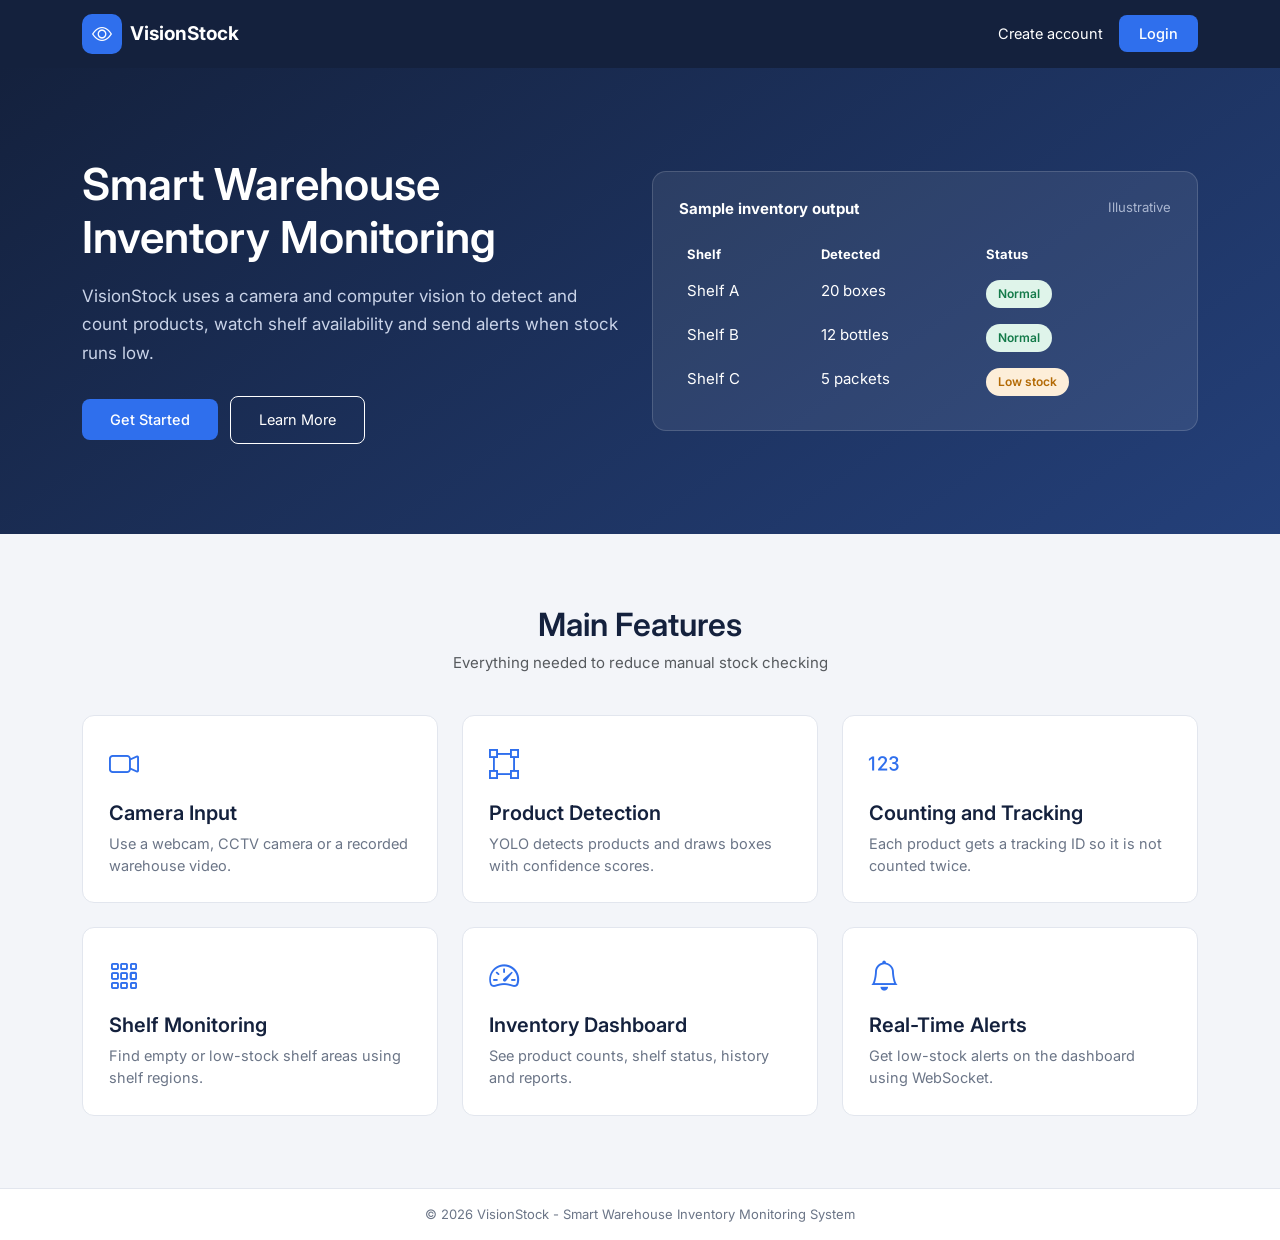
<file: frontend/index.html>
<!DOCTYPE html>
<html lang="en">
<head>
  <meta charset="UTF-8">
  <meta name="viewport" content="width=device-width, initial-scale=1.0">
  <title>Smart Warehouse Inventory Monitoring | VisionStock</title>
  <link href="https://cdn.jsdelivr.net/npm/bootstrap@5.3.3/dist/css/bootstrap.min.css" rel="stylesheet">
  <link href="https://cdn.jsdelivr.net/npm/bootstrap-icons@1.11.3/font/bootstrap-icons.min.css" rel="stylesheet">
  <link href="https://fonts.googleapis.com/css2?family=Inter:wght@400;500;600;700&display=swap" rel="stylesheet">
  <link href="css/style.css" rel="stylesheet">
</head>
<body>
  <nav class="landing-nav">
    <div class="container d-flex justify-content-between align-items-center">
      <div class="d-flex align-items-center gap-2">
        <div class="brand-icon"><i class="bi bi-eye"></i></div>
        <span class="brand-name">VisionStock</span>
      </div>
      <div><a href="register.html" class="text-white me-3" style="font-size:14.5px">Create account</a><a href="login.html" class="btn-main">Login</a></div>
    </div>
  </nav>

  <section class="hero">
    <div class="container">
      <div class="row align-items-center g-4">
        <div class="col-lg-6">
          <h1>Smart Warehouse Inventory Monitoring</h1>
          <p>VisionStock uses a camera and computer vision to detect and count products, watch shelf availability and send alerts when stock runs low.</p>
          <a href="login.html" class="btn-main me-2" style="padding:12px 28px">Get Started</a>
          <a href="#features" class="btn-outline-navy" style="border-color:#fff;color:#fff;padding:12px 28px;display:inline-block">Learn More</a>
        </div>
        <div class="col-lg-6">
          <div class="hero-card">
            <div class="d-flex justify-content-between text-white mb-3"><strong>Sample inventory output</strong><small style="color:#aab6d0">Illustrative</small></div>
            <table class="table table-borderless text-white mb-0" style="--bs-table-bg:transparent;--bs-table-color:#fff">
              <thead><tr style="color:#aab6d0;font-size:13px"><th>Shelf</th><th>Detected</th><th>Status</th></tr></thead>
              <tbody>
                <tr><td>Shelf A</td><td>20 boxes</td><td><span class="badge-status badge-normal">Normal</span></td></tr>
                <tr><td>Shelf B</td><td>12 bottles</td><td><span class="badge-status badge-normal">Normal</span></td></tr>
                <tr><td>Shelf C</td><td>5 packets</td><td><span class="badge-status badge-low">Low stock</span></td></tr>
              </tbody>
            </table>
          </div>
        </div>
      </div>
    </div>
  </section>

  <section class="py-5" id="features" style="background:#f3f5f9">
    <div class="container py-4">
      <div class="section-title">
        <h2>Main Features</h2>
        <p class="text-muted">Everything needed to reduce manual stock checking</p>
      </div>
      <div class="row g-4">
        <div class="col-md-6 col-lg-4"><div class="feature-box"><i class="bi bi-camera-video"></i><h5>Camera Input</h5><p>Use a webcam, CCTV camera or a recorded warehouse video.</p></div></div>
        <div class="col-md-6 col-lg-4"><div class="feature-box"><i class="bi bi-bounding-box"></i><h5>Product Detection</h5><p>YOLO detects products and draws boxes with confidence scores.</p></div></div>
        <div class="col-md-6 col-lg-4"><div class="feature-box"><i class="bi bi-123"></i><h5>Counting and Tracking</h5><p>Each product gets a tracking ID so it is not counted twice.</p></div></div>
        <div class="col-md-6 col-lg-4"><div class="feature-box"><i class="bi bi-grid-3x3-gap"></i><h5>Shelf Monitoring</h5><p>Find empty or low-stock shelf areas using shelf regions.</p></div></div>
        <div class="col-md-6 col-lg-4"><div class="feature-box"><i class="bi bi-speedometer2"></i><h5>Inventory Dashboard</h5><p>See product counts, shelf status, history and reports.</p></div></div>
        <div class="col-md-6 col-lg-4"><div class="feature-box"><i class="bi bi-bell"></i><h5>Real-Time Alerts</h5><p>Get low-stock alerts on the dashboard using WebSocket.</p></div></div>
      </div>
    </div>
  </section>


  <footer class="footer">&copy; 2026 VisionStock - Smart Warehouse Inventory Monitoring System</footer>
  <script src="https://cdn.jsdelivr.net/npm/bootstrap@5.3.3/dist/js/bootstrap.bundle.min.js"></script>
</body>
</html>
</file>
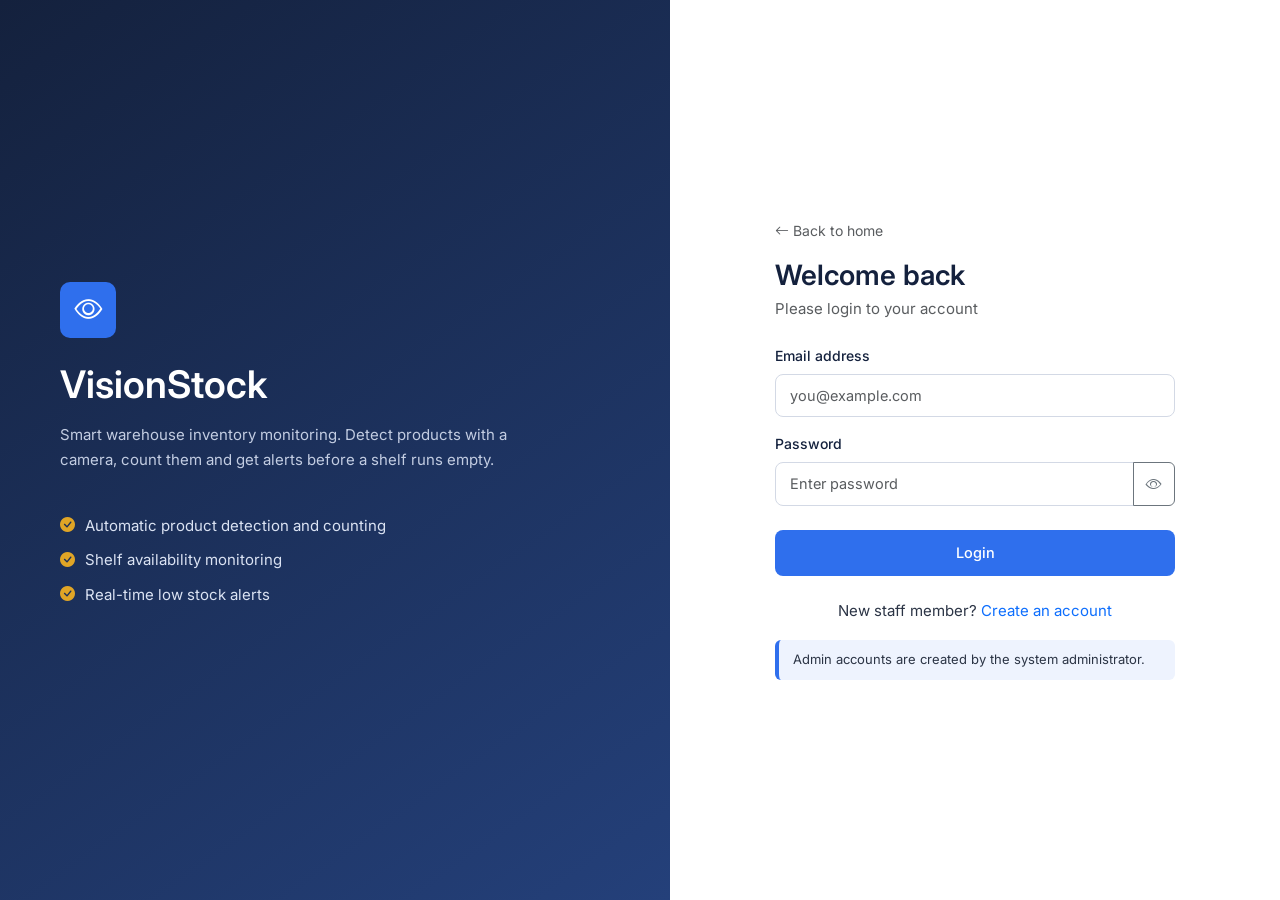
<file: frontend/alerts.html>
<!DOCTYPE html>
<html lang="en">
<head>
  <meta charset="UTF-8">
  <meta name="viewport" content="width=device-width, initial-scale=1.0">
  <title>Low Stock Alerts | VisionStock</title>
  <link href="https://cdn.jsdelivr.net/npm/bootstrap@5.3.3/dist/css/bootstrap.min.css" rel="stylesheet">
  <link href="https://cdn.jsdelivr.net/npm/bootstrap-icons@1.11.3/font/bootstrap-icons.min.css" rel="stylesheet">
  <link href="https://fonts.googleapis.com/css2?family=Inter:wght@400;500;600;700&display=swap" rel="stylesheet">
  <link href="css/style.css" rel="stylesheet">
</head>
<body data-protected="yes">

<aside class="sidebar" id="sidebar">
  <div class="sidebar-brand">
    <div class="brand-icon"><i class="bi bi-eye"></i></div>
    <div class="brand-name">VisionStock<small>WAREHOUSE MONITOR</small></div>
  </div>
  <ul class="sidebar-menu">
    <li class="menu-title">Main</li>
    <li><a href="dashboard.html"><i class="bi bi-speedometer2"></i> Dashboard</a></li>
    <li><a href="live.html"><i class="bi bi-camera-video"></i> Live Camera</a></li>
    <li class="menu-title">Warehouse</li>
    <li><a href="inventory.html"><i class="bi bi-boxes"></i> Inventory</a></li>
    <li><a href="products.html"><i class="bi bi-box-seam"></i> Products</a></li>
    <li><a href="shelves.html"><i class="bi bi-grid-3x3-gap"></i> Shelves</a></li>
    <li class="menu-title">Reports</li>
    <li><a href="history.html"><i class="bi bi-clock-history"></i> Detection History</a></li>
    <li><a href="alerts.html" class="active"><i class="bi bi-bell"></i> Low Stock Alerts</a></li>
    <li class="menu-title">Account</li>
    <li><a href="#" id="logoutBtn"><i class="bi bi-box-arrow-right"></i> Logout</a></li>
  </ul>
  <div class="sidebar-footer">VisionStock v1.0</div>
</aside>
<div class="sidebar-overlay" id="overlay"></div>

  <div class="main-area">
    <header class="topbar">
      <div class="topbar-left">
        <button class="menu-toggle" id="menuToggle" aria-label="Open menu"><i class="bi bi-list"></i></button>
        <h1 class="topbar-title">Low Stock Alerts</h1>
      </div>
      <div class="topbar-right">
        <div class="clock-box" id="clock"></div>
        <div class="user-box">
          <div class="user-avatar" id="userAvatar">U</div>
          <div class="user-info-text">
            <div class="user-name" id="userName">User</div>
            <div class="user-role" id="userRole">&nbsp;</div>
          </div>
        </div>
      </div>
    </header>
    <main class="page-content">

      <div class="page-header">
        <div><h2>Low Stock Alerts</h2><p>Products and shelves that need attention</p></div>
        <button class="btn-outline-navy" id="resetBtn"><i class="bi bi-arrow-counterclockwise me-1"></i>Reset alerts</button>
      </div>

      <div class="row g-3 mb-4">
        <div class="col-6">
          <div class="stat-card"><div class="stat-icon icon-orange"><i class="bi bi-bell"></i></div>
            <div><div class="stat-number" id="openCount">0</div><div class="stat-label">Open alerts</div></div></div>
        </div>
        <div class="col-6">
          <div class="stat-card"><div class="stat-icon icon-navy"><i class="bi bi-list-check"></i></div>
            <div><div class="stat-number" id="totalCount">0</div><div class="stat-label">Total alerts</div></div></div>
        </div>
      </div>

      <div class="card-box"><div id="alertList"></div></div>
    </main>
    <footer class="footer">&copy; 2026 VisionStock - Smart Warehouse Inventory Monitoring System</footer>
  </div>
  <div class="toast-msg" id="toast"></div>

  <script src="https://cdn.jsdelivr.net/npm/bootstrap@5.3.3/dist/js/bootstrap.bundle.min.js"></script>
  <script src="js/data.js"></script>
  <script src="js/main.js"></script>
  <script src="js/alerts.js"></script>
</body>
</html>
</file>
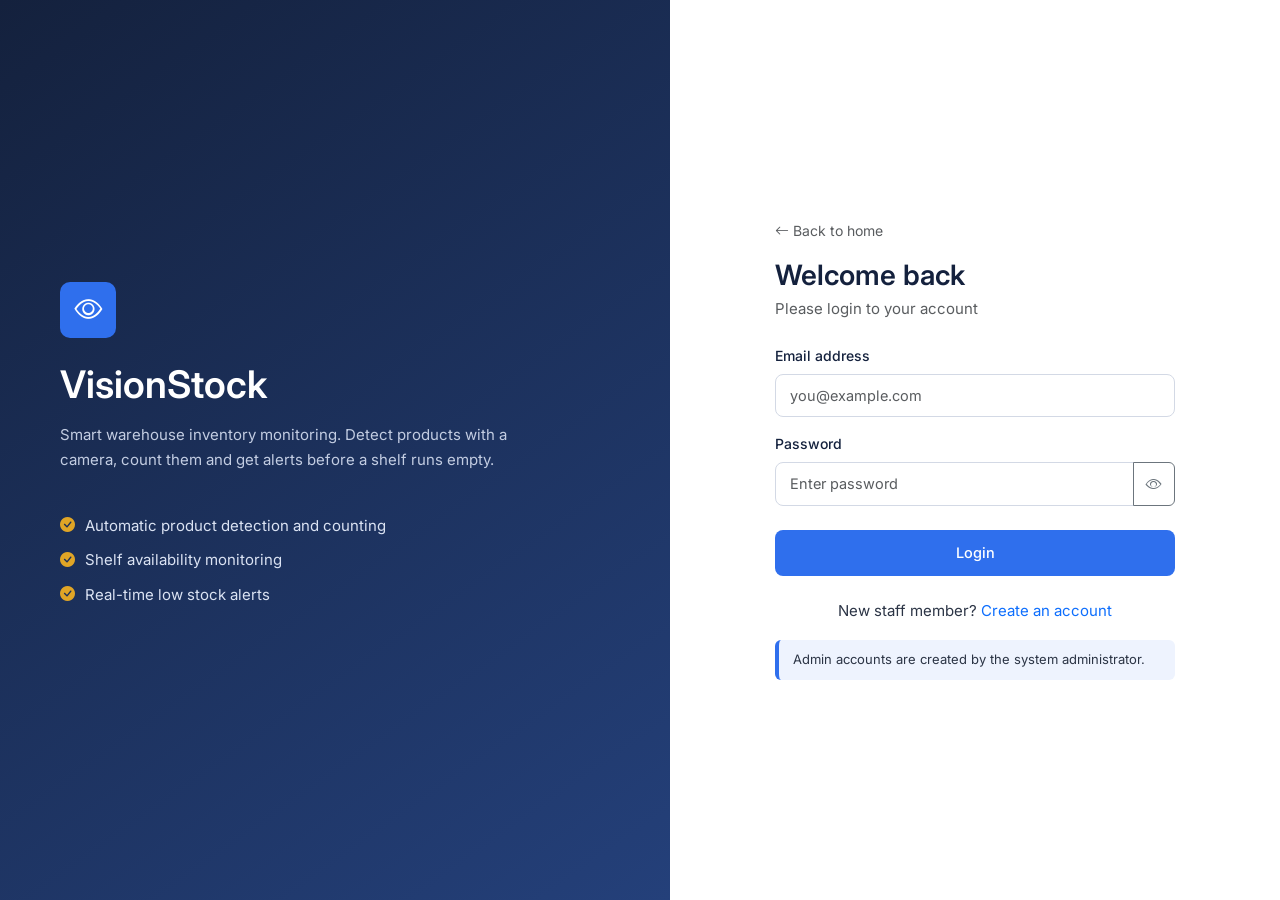
<file: frontend/history.html>
<!DOCTYPE html>
<html lang="en">
<head>
  <meta charset="UTF-8">
  <meta name="viewport" content="width=device-width, initial-scale=1.0">
  <title>Detection History | VisionStock</title>
  <link href="https://cdn.jsdelivr.net/npm/bootstrap@5.3.3/dist/css/bootstrap.min.css" rel="stylesheet">
  <link href="https://cdn.jsdelivr.net/npm/bootstrap-icons@1.11.3/font/bootstrap-icons.min.css" rel="stylesheet">
  <link href="https://fonts.googleapis.com/css2?family=Inter:wght@400;500;600;700&display=swap" rel="stylesheet">
  <link href="css/style.css" rel="stylesheet">
</head>
<body data-protected="yes">

<aside class="sidebar" id="sidebar">
  <div class="sidebar-brand">
    <div class="brand-icon"><i class="bi bi-eye"></i></div>
    <div class="brand-name">VisionStock<small>WAREHOUSE MONITOR</small></div>
  </div>
  <ul class="sidebar-menu">
    <li class="menu-title">Main</li>
    <li><a href="dashboard.html"><i class="bi bi-speedometer2"></i> Dashboard</a></li>
    <li><a href="live.html"><i class="bi bi-camera-video"></i> Live Camera</a></li>
    <li class="menu-title">Warehouse</li>
    <li><a href="inventory.html"><i class="bi bi-boxes"></i> Inventory</a></li>
    <li><a href="products.html"><i class="bi bi-box-seam"></i> Products</a></li>
    <li><a href="shelves.html"><i class="bi bi-grid-3x3-gap"></i> Shelves</a></li>
    <li class="menu-title">Reports</li>
    <li><a href="history.html" class="active"><i class="bi bi-clock-history"></i> Detection History</a></li>
    <li><a href="alerts.html"><i class="bi bi-bell"></i> Low Stock Alerts</a></li>
    <li class="menu-title">Account</li>
    <li><a href="#" id="logoutBtn"><i class="bi bi-box-arrow-right"></i> Logout</a></li>
  </ul>
  <div class="sidebar-footer">VisionStock v1.0</div>
</aside>
<div class="sidebar-overlay" id="overlay"></div>

  <div class="main-area">
    <header class="topbar">
      <div class="topbar-left">
        <button class="menu-toggle" id="menuToggle" aria-label="Open menu"><i class="bi bi-list"></i></button>
        <h1 class="topbar-title">Detection History</h1>
      </div>
      <div class="topbar-right">
        <div class="clock-box" id="clock"></div>
        <div class="user-box">
          <div class="user-avatar" id="userAvatar">U</div>
          <div class="user-info-text">
            <div class="user-name" id="userName">User</div>
            <div class="user-role" id="userRole">&nbsp;</div>
          </div>
        </div>
      </div>
    </header>
    <main class="page-content">

      <div class="page-header">
        <div><h2>Detection History</h2><p>All events saved by the detection system</p></div>
      </div>

      <div class="card-box">
        <div class="row g-2 mb-3">
          <div class="col-md-5"><div class="search-box" style="min-width:0"><i class="bi bi-search"></i>
            <input type="text" id="searchInput" class="form-control" placeholder="Search product or shelf..."></div></div>
          <div class="col-md-3">
            <select id="typeFilter" class="form-select">
              <option value="All">All events</option>
              <option value="Stock update">Stock update</option>
              <option value="Low stock">Low stock</option>
            </select></div>
          <div class="col-md-4 d-flex align-items-center justify-content-md-end text-muted" id="eventCount"></div>
        </div>
        <div class="table-wrap">
          <table class="vs-table">
            <thead><tr><th>Event ID</th><th>Product</th><th>Shelf</th><th>Event Type</th><th>Quantity</th><th>Time</th></tr></thead>
            <tbody id="historyBody"></tbody>
          </table>
        </div>
      </div>
    </main>
    <footer class="footer">&copy; 2026 VisionStock - Smart Warehouse Inventory Monitoring System</footer>
  </div>
  <div class="toast-msg" id="toast"></div>

  <script src="https://cdn.jsdelivr.net/npm/bootstrap@5.3.3/dist/js/bootstrap.bundle.min.js"></script>
  <script src="js/data.js"></script>
  <script src="js/main.js"></script>
  <script src="js/history.js"></script>
</body>
</html>
</file>
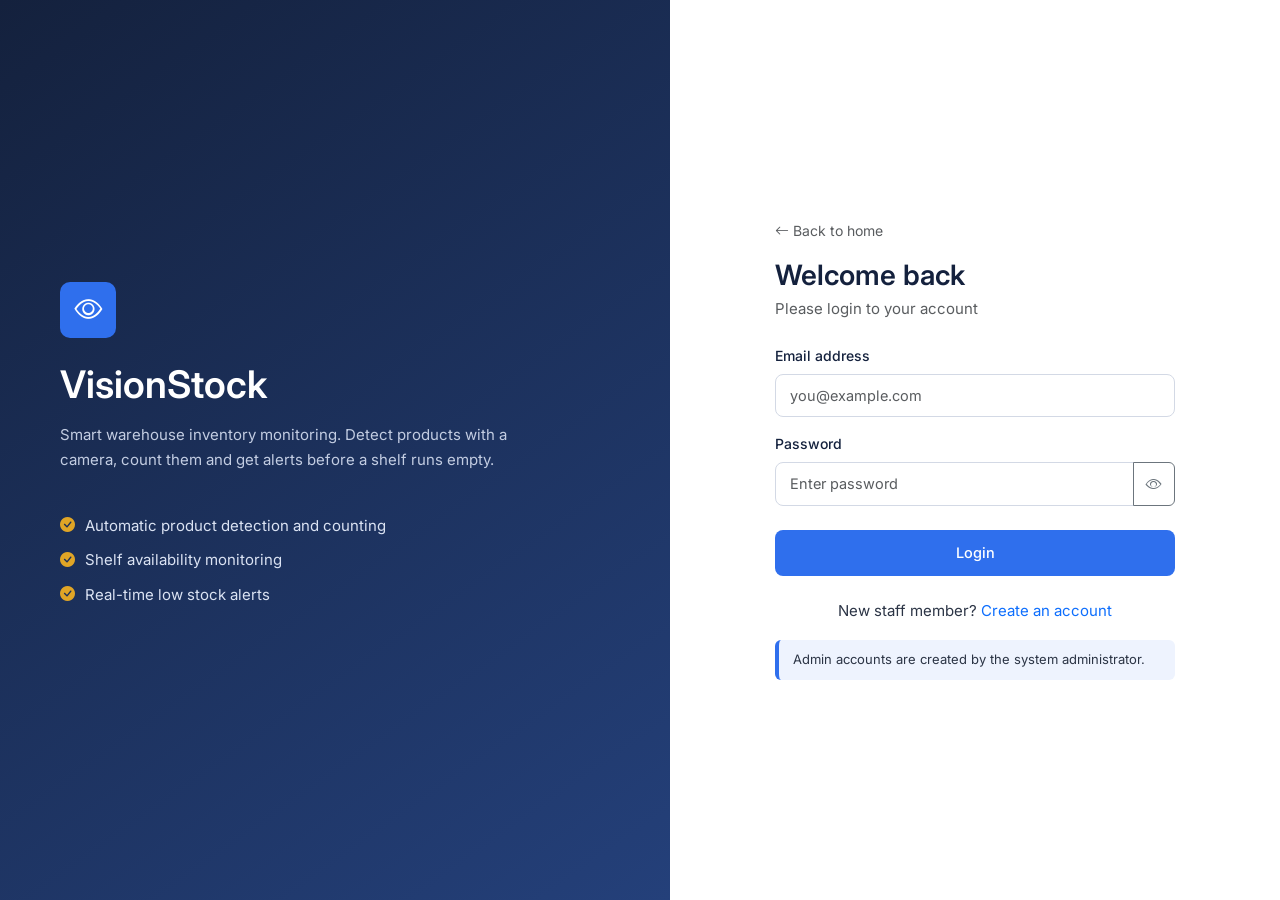
<file: frontend/inventory.html>
<!DOCTYPE html>
<html lang="en">
<head>
  <meta charset="UTF-8">
  <meta name="viewport" content="width=device-width, initial-scale=1.0">
  <title>Inventory | VisionStock</title>
  <link href="https://cdn.jsdelivr.net/npm/bootstrap@5.3.3/dist/css/bootstrap.min.css" rel="stylesheet">
  <link href="https://cdn.jsdelivr.net/npm/bootstrap-icons@1.11.3/font/bootstrap-icons.min.css" rel="stylesheet">
  <link href="https://fonts.googleapis.com/css2?family=Inter:wght@400;500;600;700&display=swap" rel="stylesheet">
  <link href="css/style.css" rel="stylesheet">
</head>
<body data-protected="yes">

<aside class="sidebar" id="sidebar">
  <div class="sidebar-brand">
    <div class="brand-icon"><i class="bi bi-eye"></i></div>
    <div class="brand-name">VisionStock<small>WAREHOUSE MONITOR</small></div>
  </div>
  <ul class="sidebar-menu">
    <li class="menu-title">Main</li>
    <li><a href="dashboard.html"><i class="bi bi-speedometer2"></i> Dashboard</a></li>
    <li><a href="live.html"><i class="bi bi-camera-video"></i> Live Camera</a></li>
    <li class="menu-title">Warehouse</li>
    <li><a href="inventory.html" class="active"><i class="bi bi-boxes"></i> Inventory</a></li>
    <li><a href="products.html"><i class="bi bi-box-seam"></i> Products</a></li>
    <li><a href="shelves.html"><i class="bi bi-grid-3x3-gap"></i> Shelves</a></li>
    <li class="menu-title">Reports</li>
    <li><a href="history.html"><i class="bi bi-clock-history"></i> Detection History</a></li>
    <li><a href="alerts.html"><i class="bi bi-bell"></i> Low Stock Alerts</a></li>
    <li class="menu-title">Account</li>
    <li><a href="#" id="logoutBtn"><i class="bi bi-box-arrow-right"></i> Logout</a></li>
  </ul>
  <div class="sidebar-footer">VisionStock v1.0</div>
</aside>
<div class="sidebar-overlay" id="overlay"></div>

  <div class="main-area">
    <header class="topbar">
      <div class="topbar-left">
        <button class="menu-toggle" id="menuToggle" aria-label="Open menu"><i class="bi bi-list"></i></button>
        <h1 class="topbar-title">Inventory</h1>
      </div>
      <div class="topbar-right">
        <div class="clock-box" id="clock"></div>
        <div class="user-box">
          <div class="user-avatar" id="userAvatar">U</div>
          <div class="user-info-text">
            <div class="user-name" id="userName">User</div>
            <div class="user-role" id="userRole">&nbsp;</div>
          </div>
        </div>
      </div>
    </header>
    <main class="page-content">

      <div class="page-header">
        <div><h2>Inventory</h2><p>Latest detected quantity for every product</p></div>
        <div>
          <button class="btn-outline-navy me-2" id="exportBtn"><i class="bi bi-download me-1"></i>Download CSV</button>
          <button class="btn-main" id="addRecordBtn"><i class="bi bi-plus-lg me-1"></i>Add Record</button>
        </div>
      </div>

      <div class="card-box">
        <div class="row g-2 mb-3">
          <div class="col-md-5"><div class="search-box" style="min-width:0"><i class="bi bi-search"></i>
            <input type="text" id="searchInput" class="form-control" placeholder="Search product or shelf..."></div></div>
          <div class="col-md-3">
            <select id="statusFilter" class="form-select">
              <option value="All">All status</option>
              <option value="Normal">Normal</option>
              <option value="Low stock">Low stock</option>
              <option value="Out of stock">Out of stock</option>
            </select></div>
          <div class="col-md-4 d-flex align-items-center justify-content-md-end text-muted" id="recordCount"></div>
        </div>
        <div class="table-wrap">
          <table class="vs-table" style="min-width:860px">
            <thead><tr><th>Product</th><th>Shelf</th><th>Qty</th><th>Min</th><th>Stock Level</th><th>Status</th><th>Last Updated</th><th>Actions</th></tr></thead>
            <tbody id="inventoryBody"></tbody>
          </table>
        </div>
      </div>

      <div class="modal fade" id="inventoryModal" tabindex="-1">
        <div class="modal-dialog modal-dialog-centered">
          <form class="modal-content" id="inventoryForm">
            <div class="modal-header">
              <h5 class="modal-title">Add Inventory Record</h5>
              <button type="button" class="btn-close" data-bs-dismiss="modal"></button>
            </div>
            <div class="modal-body">
              <div class="mb-3"><label class="form-label">Product</label><select id="recordProduct" class="form-select" required></select></div>
              <div class="mb-3"><label class="form-label">Shelf</label><select id="recordShelf" class="form-select" required></select></div>
              <div class="mb-2"><label class="form-label">Quantity</label><input type="number" id="recordQty" class="form-control" min="0" required></div>
              <small class="text-muted">If this product is already on this shelf, its quantity is changed.</small>
            </div>
            <div class="modal-footer">
              <button type="button" class="btn-outline-navy" data-bs-dismiss="modal">Cancel</button>
              <button type="submit" class="btn-main">Save</button>
            </div>
          </form>
        </div>
      </div>
    </main>
    <footer class="footer">&copy; 2026 VisionStock - Smart Warehouse Inventory Monitoring System</footer>
  </div>
  <div class="toast-msg" id="toast"></div>

  <script src="https://cdn.jsdelivr.net/npm/bootstrap@5.3.3/dist/js/bootstrap.bundle.min.js"></script>
  <script src="js/data.js"></script>
  <script src="js/main.js"></script>
  <script src="js/inventory.js"></script>
</body>
</html>
</file>
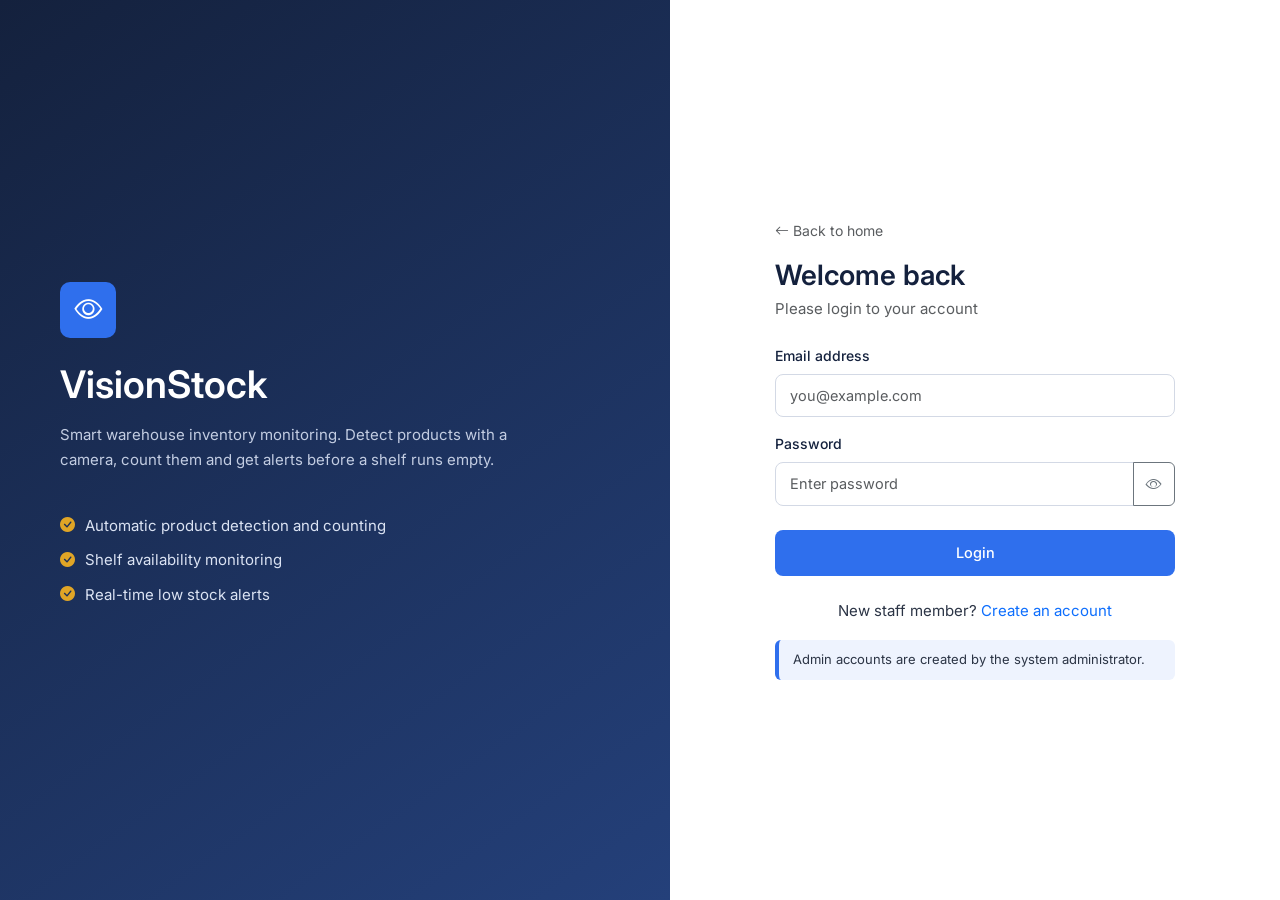
<file: frontend/live.html>
<!DOCTYPE html>
<html lang="en">
<head>
  <meta charset="UTF-8">
  <meta name="viewport" content="width=device-width, initial-scale=1.0">
  <title>Live Camera | VisionStock</title>
  <link href="https://cdn.jsdelivr.net/npm/bootstrap@5.3.3/dist/css/bootstrap.min.css" rel="stylesheet">
  <link href="https://cdn.jsdelivr.net/npm/bootstrap-icons@1.11.3/font/bootstrap-icons.min.css" rel="stylesheet">
  <link href="https://fonts.googleapis.com/css2?family=Inter:wght@400;500;600;700&display=swap" rel="stylesheet">
  <link href="css/style.css" rel="stylesheet">
</head>
<body data-protected="yes">

<aside class="sidebar" id="sidebar">
  <div class="sidebar-brand">
    <div class="brand-icon"><i class="bi bi-eye"></i></div>
    <div class="brand-name">VisionStock<small>WAREHOUSE MONITOR</small></div>
  </div>
  <ul class="sidebar-menu">
    <li class="menu-title">Main</li>
    <li><a href="dashboard.html"><i class="bi bi-speedometer2"></i> Dashboard</a></li>
    <li><a href="live.html" class="active"><i class="bi bi-camera-video"></i> Live Camera</a></li>
    <li class="menu-title">Warehouse</li>
    <li><a href="inventory.html"><i class="bi bi-boxes"></i> Inventory</a></li>
    <li><a href="products.html"><i class="bi bi-box-seam"></i> Products</a></li>
    <li><a href="shelves.html"><i class="bi bi-grid-3x3-gap"></i> Shelves</a></li>
    <li class="menu-title">Reports</li>
    <li><a href="history.html"><i class="bi bi-clock-history"></i> Detection History</a></li>
    <li><a href="alerts.html"><i class="bi bi-bell"></i> Low Stock Alerts</a></li>
    <li class="menu-title">Account</li>
    <li><a href="#" id="logoutBtn"><i class="bi bi-box-arrow-right"></i> Logout</a></li>
  </ul>
  <div class="sidebar-footer">VisionStock v1.0</div>
</aside>
<div class="sidebar-overlay" id="overlay"></div>

  <div class="main-area">
    <header class="topbar">
      <div class="topbar-left">
        <button class="menu-toggle" id="menuToggle" aria-label="Open menu"><i class="bi bi-list"></i></button>
        <h1 class="topbar-title">Live Camera</h1>
      </div>
      <div class="topbar-right">
        <div class="clock-box" id="clock"></div>
        <div class="user-box">
          <div class="user-avatar" id="userAvatar">U</div>
          <div class="user-info-text">
            <div class="user-name" id="userName">User</div>
            <div class="user-role" id="userRole">&nbsp;</div>
          </div>
        </div>
      </div>
    </header>
    <main class="page-content">

      <div class="page-header">
        <div><h2>Live Camera Monitoring</h2><p>The backend detects, tracks and counts products in the video</p></div>
        <div class="d-flex flex-wrap gap-2">
          <select id="sourceSelect" class="form-select" style="width:auto;min-width:200px"><option value="0">Webcam (camera 0)</option></select>
          <button class="btn-main" id="startBtn"><i class="bi bi-play-fill me-1"></i>Start</button>
          <button class="btn-outline-navy" id="stopBtn" disabled><i class="bi bi-stop-fill me-1"></i>Stop</button>
        </div>
      </div>

      <div class="row g-3">
        <div class="col-lg-8">
          <div class="card-box">
            <div class="camera-frame">
              <span class="live-badge" id="liveBadge"><i class="bi bi-record-fill"></i> LIVE</span>
              <div class="camera-placeholder" id="placeholder">
                <i class="bi bi-camera-video-off"></i>
                Detection is not running.<br>Choose a source and click <strong>Start</strong>.
              </div>
              <img id="streamImg" alt="Live detection" style="display:none;position:absolute;inset:0;width:100%;height:100%;object-fit:contain">
            </div>
            <div class="alert alert-info py-2 mt-3 mb-0" id="statusMessage" style="display:none;font-size:14px"></div>
            <p class="text-muted mb-0 mt-3" style="font-size:13px">
              Yellow boxes are the shelf regions (set on the Shelves page). Orange boxes are detected products with their tracking ID and confidence.
              Put videos in the <strong>videos/</strong> folder to see them in the list.
            </p>
          </div>
        </div>

        <div class="col-lg-4">
          <div class="card-box mb-3">
            <h5>Detected Now</h5>
            <div id="countList"><p class="text-muted mb-0" style="font-size:14px">Nothing detected yet.</p></div>
            <div class="info-row mt-2"><span><strong>Total objects</strong></span><span id="countTotal">0</span></div>
          </div>
          <div class="card-box">
            <h5>System Status</h5>
            <div class="info-row"><span>Detection</span><span id="cameraStatus">Stopped</span></div>
            <div class="info-row"><span>FPS</span><span id="fpsValue">0</span></div>
            <div class="info-row"><span>Model</span><span>YOLO</span></div>
            <div class="info-row"><span>Tracker</span><span>ByteTrack</span></div>
          </div>
        </div>
      </div>
    </main>
    <footer class="footer">&copy; 2026 VisionStock - Smart Warehouse Inventory Monitoring System</footer>
  </div>
  <div class="toast-msg" id="toast"></div>

  <script src="https://cdn.jsdelivr.net/npm/bootstrap@5.3.3/dist/js/bootstrap.bundle.min.js"></script>
  <script src="js/data.js"></script>
  <script src="js/main.js"></script>
  <script src="js/live.js"></script>
</body>
</html>
</file>
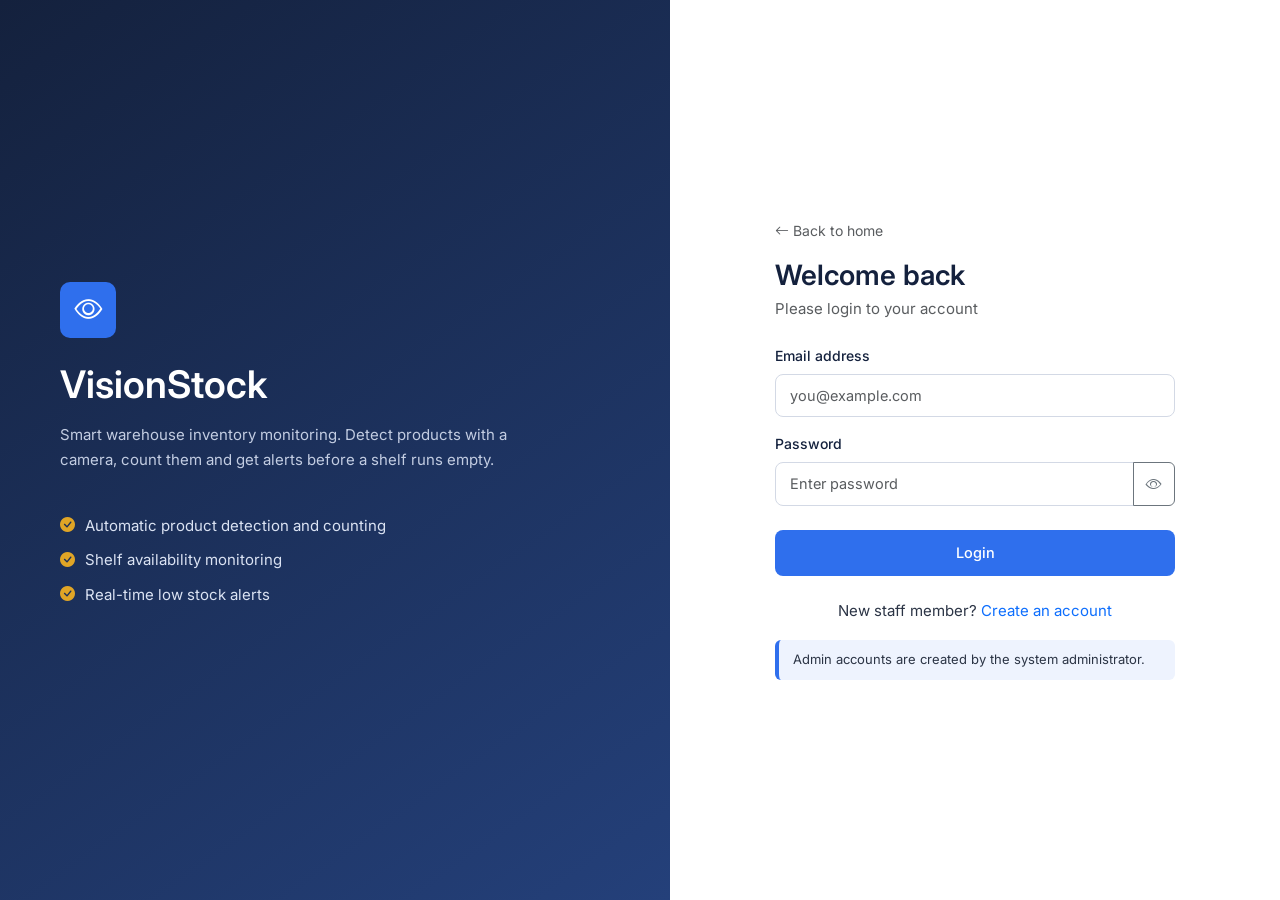
<file: frontend/login.html>
<!DOCTYPE html>
<html lang="en">
<head>
  <meta charset="UTF-8">
  <meta name="viewport" content="width=device-width, initial-scale=1.0">
  <title>Login | VisionStock</title>
  <link href="https://cdn.jsdelivr.net/npm/bootstrap@5.3.3/dist/css/bootstrap.min.css" rel="stylesheet">
  <link href="https://cdn.jsdelivr.net/npm/bootstrap-icons@1.11.3/font/bootstrap-icons.min.css" rel="stylesheet">
  <link href="https://fonts.googleapis.com/css2?family=Inter:wght@400;500;600;700&display=swap" rel="stylesheet">
  <link href="css/style.css" rel="stylesheet">
</head>
<body>
  <div class="login-page">
    <div class="login-left">
      <div class="brand-icon" style="width:56px;height:56px;font-size:28px"><i class="bi bi-eye"></i></div>
      <h1>VisionStock</h1>
      <p>Smart warehouse inventory monitoring. Detect products with a camera, count them and get alerts before a shelf runs empty.</p>
      <ul class="login-points">
        <li><i class="bi bi-check-circle-fill"></i>Automatic product detection and counting</li>
        <li><i class="bi bi-check-circle-fill"></i>Shelf availability monitoring</li>
        <li><i class="bi bi-check-circle-fill"></i>Real-time low stock alerts</li>
      </ul>
    </div>

    <div class="login-right">
      <div class="login-box">
        <a href="index.html" class="text-muted" style="font-size:14px"><i class="bi bi-arrow-left"></i> Back to home</a>
        <h2 class="mt-3">Welcome back</h2>
        <p class="text-muted mb-4">Please login to your account</p>

        <div class="alert alert-danger py-2" id="loginError" style="display:none"></div>

        <form id="loginForm">
          <div class="mb-3">
            <label class="form-label" for="email">Email address</label>
            <input type="email" class="form-control" id="email" placeholder="you@example.com" required>
          </div>
          <div class="mb-4">
            <label class="form-label" for="password">Password</label>
            <div class="input-group">
              <input type="password" class="form-control" id="password" placeholder="Enter password" required>
              <button class="btn btn-outline-secondary" type="button" id="showPass"><i class="bi bi-eye"></i></button>
            </div>
          </div>
          <button type="submit" class="btn-main w-100" style="padding:12px">Login</button>
        </form>

        <p class="text-center mt-4 mb-0">New staff member? <a href="register.html">Create an account</a></p>
        <div class="demo-note">Admin accounts are created by the system administrator.</div>
      </div>
    </div>
  </div>

  <script src="js/data.js"></script>
  <script src="js/login.js"></script>
</body>
</html>
</file>
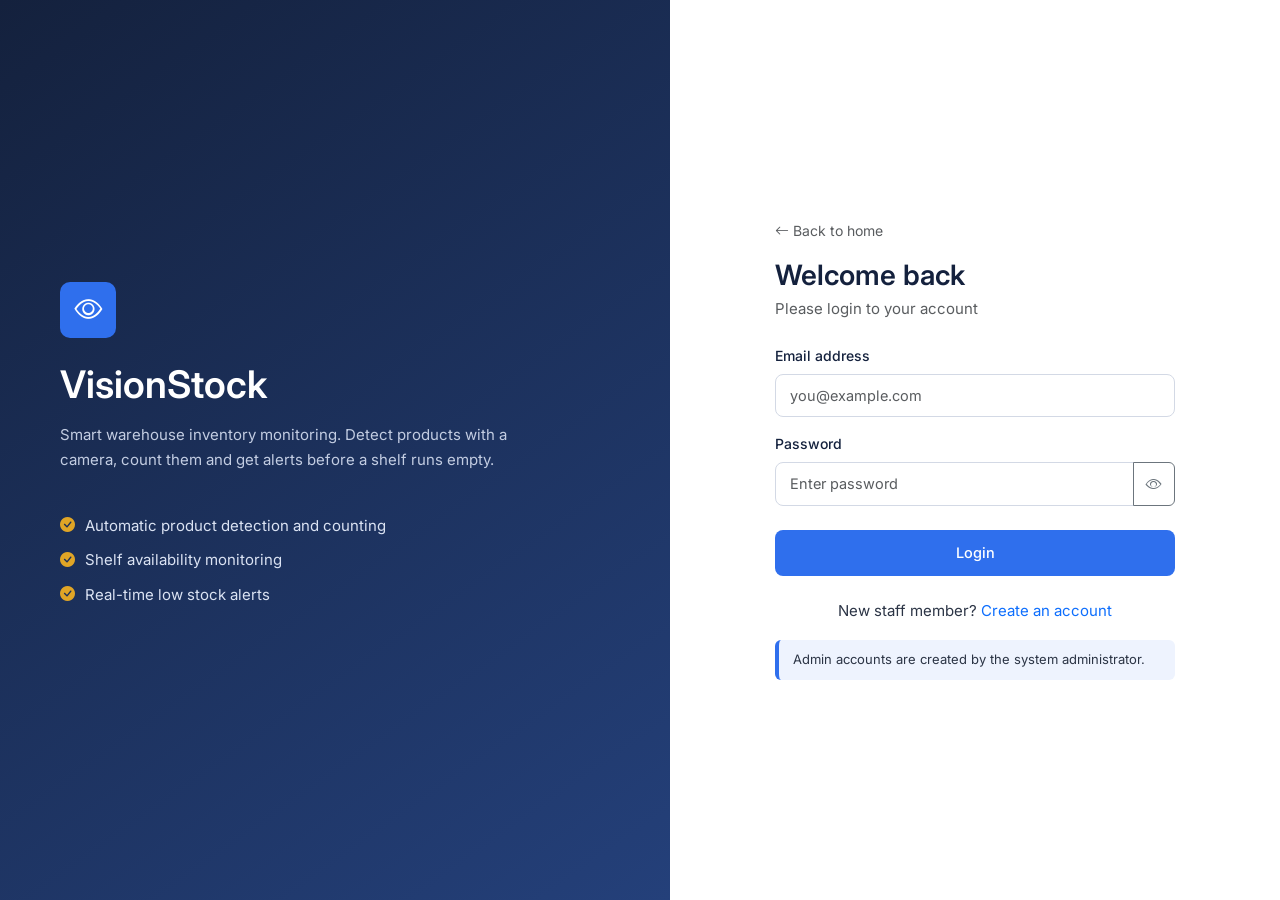
<file: frontend/products.html>
<!DOCTYPE html>
<html lang="en">
<head>
  <meta charset="UTF-8">
  <meta name="viewport" content="width=device-width, initial-scale=1.0">
  <title>Products | VisionStock</title>
  <link href="https://cdn.jsdelivr.net/npm/bootstrap@5.3.3/dist/css/bootstrap.min.css" rel="stylesheet">
  <link href="https://cdn.jsdelivr.net/npm/bootstrap-icons@1.11.3/font/bootstrap-icons.min.css" rel="stylesheet">
  <link href="https://fonts.googleapis.com/css2?family=Inter:wght@400;500;600;700&display=swap" rel="stylesheet">
  <link href="css/style.css" rel="stylesheet">
</head>
<body data-protected="yes">

<aside class="sidebar" id="sidebar">
  <div class="sidebar-brand">
    <div class="brand-icon"><i class="bi bi-eye"></i></div>
    <div class="brand-name">VisionStock<small>WAREHOUSE MONITOR</small></div>
  </div>
  <ul class="sidebar-menu">
    <li class="menu-title">Main</li>
    <li><a href="dashboard.html"><i class="bi bi-speedometer2"></i> Dashboard</a></li>
    <li><a href="live.html"><i class="bi bi-camera-video"></i> Live Camera</a></li>
    <li class="menu-title">Warehouse</li>
    <li><a href="inventory.html"><i class="bi bi-boxes"></i> Inventory</a></li>
    <li><a href="products.html" class="active"><i class="bi bi-box-seam"></i> Products</a></li>
    <li><a href="shelves.html"><i class="bi bi-grid-3x3-gap"></i> Shelves</a></li>
    <li class="menu-title">Reports</li>
    <li><a href="history.html"><i class="bi bi-clock-history"></i> Detection History</a></li>
    <li><a href="alerts.html"><i class="bi bi-bell"></i> Low Stock Alerts</a></li>
    <li class="menu-title">Account</li>
    <li><a href="#" id="logoutBtn"><i class="bi bi-box-arrow-right"></i> Logout</a></li>
  </ul>
  <div class="sidebar-footer">VisionStock v1.0</div>
</aside>
<div class="sidebar-overlay" id="overlay"></div>

  <div class="main-area">
    <header class="topbar">
      <div class="topbar-left">
        <button class="menu-toggle" id="menuToggle" aria-label="Open menu"><i class="bi bi-list"></i></button>
        <h1 class="topbar-title">Products</h1>
      </div>
      <div class="topbar-right">
        <div class="clock-box" id="clock"></div>
        <div class="user-box">
          <div class="user-avatar" id="userAvatar">U</div>
          <div class="user-info-text">
            <div class="user-name" id="userName">User</div>
            <div class="user-role" id="userRole">&nbsp;</div>
          </div>
        </div>
      </div>
    </header>
    <main class="page-content">

      <div class="page-header">
        <div><h2>Products</h2><p>Manage products and their minimum stock level</p></div>
        <button class="btn-main" id="addBtn"><i class="bi bi-plus-lg me-1"></i>Add Product</button>
      </div>

      <div class="card-box">
        <div class="d-flex justify-content-between align-items-center flex-wrap gap-2 mb-3">
          <div class="search-box"><i class="bi bi-search"></i>
            <input type="text" id="searchInput" class="form-control" placeholder="Search products..."></div>
          <span class="text-muted" id="productCount"></span>
        </div>
        <div class="table-wrap">
          <table class="vs-table">
            <thead><tr><th>ID</th><th>Product Name</th><th>Category</th><th>YOLO Class</th><th>Minimum Stock</th><th>Actions</th></tr></thead>
            <tbody id="productBody"></tbody>
          </table>
        </div>
      </div>

      <!-- Add / Edit modal -->
      <div class="modal fade" id="productModal" tabindex="-1">
        <div class="modal-dialog modal-dialog-centered">
          <form class="modal-content" id="productForm">
            <div class="modal-header">
              <h5 class="modal-title" id="modalTitle">Add New Product</h5>
              <button type="button" class="btn-close" data-bs-dismiss="modal"></button>
            </div>
            <div class="modal-body">
              <input type="hidden" id="productId">
              <div class="mb-3"><label class="form-label">Product name</label>
                <input type="text" id="productName" class="form-control" required></div>
              <div class="mb-3"><label class="form-label">Category</label>
                <select id="productCategory" class="form-select" required>
                  <option value="Packaging">Packaging</option>
                  <option value="Beverages">Beverages</option>
                  <option value="Food">Food</option>
                  <option value="Household">Household</option>
                  <option value="Other">Other</option>
                </select></div>
              <div class="mb-3"><label class="form-label">YOLO class name <small class="text-muted">(label the model gives, e.g. bottle)</small></label>
                <input type="text" id="productClass" class="form-control" placeholder="bottle"></div>
              <div class="mb-2"><label class="form-label">Minimum stock (alert level)</label>
                <input type="number" id="productMin" class="form-control" min="1" required></div>
            </div>
            <div class="modal-footer">
              <button type="button" class="btn-outline-navy" data-bs-dismiss="modal">Cancel</button>
              <button type="submit" class="btn-main">Save Product</button>
            </div>
          </form>
        </div>
      </div>
    </main>
    <footer class="footer">&copy; 2026 VisionStock - Smart Warehouse Inventory Monitoring System</footer>
  </div>
  <div class="toast-msg" id="toast"></div>

  <script src="https://cdn.jsdelivr.net/npm/bootstrap@5.3.3/dist/js/bootstrap.bundle.min.js"></script>
  <script src="js/data.js"></script>
  <script src="js/main.js"></script>
  <script src="js/products.js"></script>
</body>
</html>
</file>
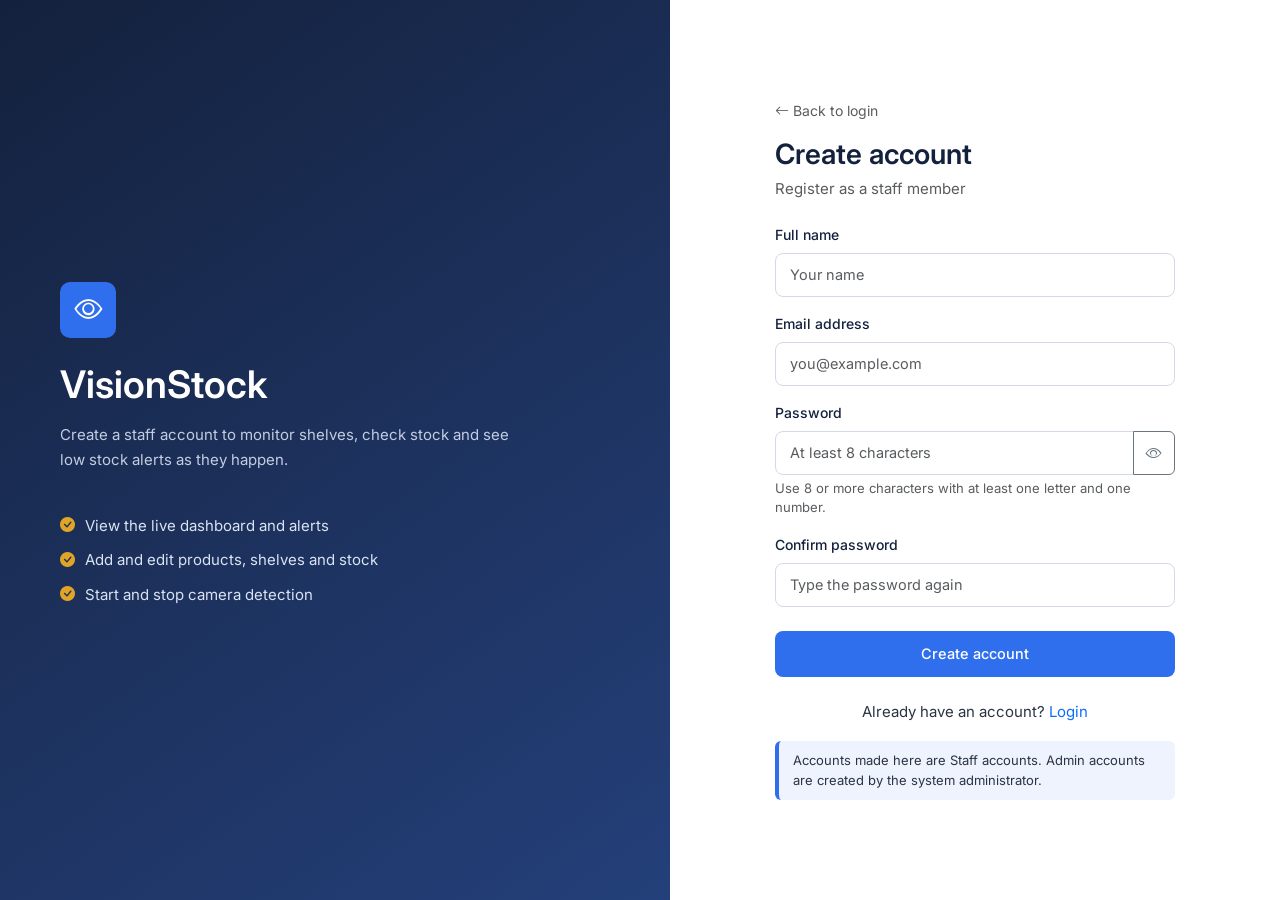
<file: frontend/register.html>
<!DOCTYPE html>
<html lang="en">
<head>
  <meta charset="UTF-8">
  <meta name="viewport" content="width=device-width, initial-scale=1.0">
  <title>Create Account | VisionStock</title>
  <link href="https://cdn.jsdelivr.net/npm/bootstrap@5.3.3/dist/css/bootstrap.min.css" rel="stylesheet">
  <link href="https://cdn.jsdelivr.net/npm/bootstrap-icons@1.11.3/font/bootstrap-icons.min.css" rel="stylesheet">
  <link href="https://fonts.googleapis.com/css2?family=Inter:wght@400;500;600;700&display=swap" rel="stylesheet">
  <link href="css/style.css" rel="stylesheet">
</head>
<body>
  <div class="login-page">
    <div class="login-left">
      <div class="brand-icon" style="width:56px;height:56px;font-size:28px"><i class="bi bi-eye"></i></div>
      <h1>VisionStock</h1>
      <p>Create a staff account to monitor shelves, check stock and see low stock alerts as they happen.</p>
      <ul class="login-points">
        <li><i class="bi bi-check-circle-fill"></i>View the live dashboard and alerts</li>
        <li><i class="bi bi-check-circle-fill"></i>Add and edit products, shelves and stock</li>
        <li><i class="bi bi-check-circle-fill"></i>Start and stop camera detection</li>
      </ul>
    </div>

    <div class="login-right">
      <div class="login-box">
        <a href="login.html" class="text-muted" style="font-size:14px"><i class="bi bi-arrow-left"></i> Back to login</a>
        <h2 class="mt-3">Create account</h2>
        <p class="text-muted mb-4">Register as a staff member</p>

        <div class="alert alert-danger py-2" id="registerError" style="display:none"></div>

        <form id="registerForm" novalidate>
          <div class="mb-3">
            <label class="form-label" for="name">Full name</label>
            <input type="text" class="form-control" id="name" placeholder="Your name" maxlength="100" autocomplete="name" required>
          </div>
          <div class="mb-3">
            <label class="form-label" for="email">Email address</label>
            <input type="email" class="form-control" id="email" placeholder="you@example.com" maxlength="120" autocomplete="email" required>
          </div>
          <div class="mb-3">
            <label class="form-label" for="password">Password</label>
            <div class="input-group">
              <input type="password" class="form-control" id="password" placeholder="At least 8 characters" maxlength="72" autocomplete="new-password" required>
              <button class="btn btn-outline-secondary" type="button" id="showPass" aria-label="Show password"><i class="bi bi-eye"></i></button>
            </div>
            <div class="form-text" id="passHint">Use 8 or more characters with at least one letter and one number.</div>
          </div>
          <div class="mb-4">
            <label class="form-label" for="confirmPassword">Confirm password</label>
            <input type="password" class="form-control" id="confirmPassword" placeholder="Type the password again" maxlength="72" autocomplete="new-password" required>
          </div>
          <button type="submit" class="btn-main w-100" style="padding:12px">Create account</button>
        </form>

        <p class="text-center mt-4 mb-0">Already have an account? <a href="login.html">Login</a></p>
        <div class="demo-note">Accounts made here are Staff accounts. Admin accounts are created by the system administrator.</div>
      </div>
    </div>
  </div>

  <script src="js/data.js"></script>
  <script src="js/register.js"></script>
</body>
</html>
</file>
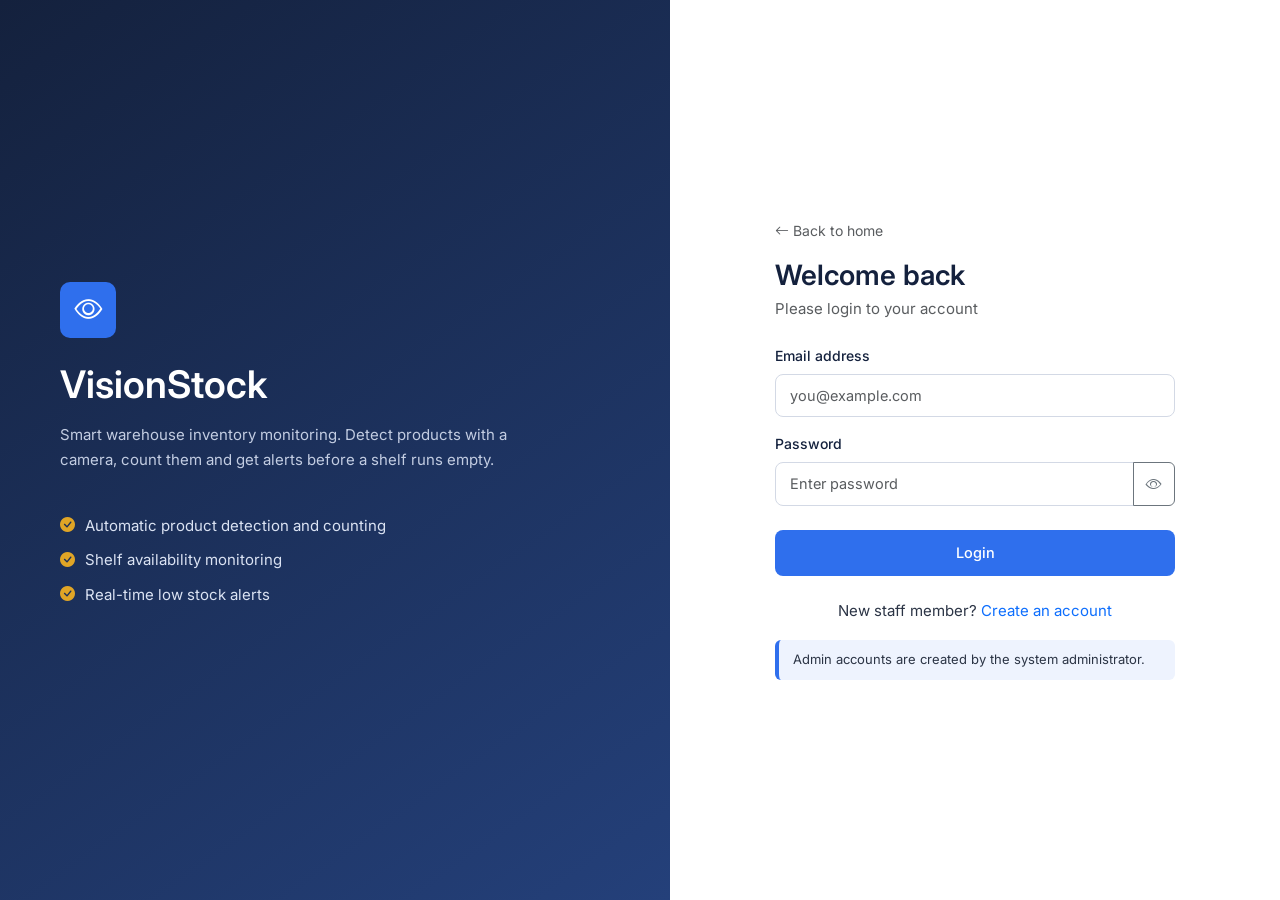
<file: frontend/shelves.html>
<!DOCTYPE html>
<html lang="en">
<head>
  <meta charset="UTF-8">
  <meta name="viewport" content="width=device-width, initial-scale=1.0">
  <title>Shelves | VisionStock</title>
  <link href="https://cdn.jsdelivr.net/npm/bootstrap@5.3.3/dist/css/bootstrap.min.css" rel="stylesheet">
  <link href="https://cdn.jsdelivr.net/npm/bootstrap-icons@1.11.3/font/bootstrap-icons.min.css" rel="stylesheet">
  <link href="https://fonts.googleapis.com/css2?family=Inter:wght@400;500;600;700&display=swap" rel="stylesheet">
  <link href="css/style.css" rel="stylesheet">
</head>
<body data-protected="yes">

<aside class="sidebar" id="sidebar">
  <div class="sidebar-brand">
    <div class="brand-icon"><i class="bi bi-eye"></i></div>
    <div class="brand-name">VisionStock<small>WAREHOUSE MONITOR</small></div>
  </div>
  <ul class="sidebar-menu">
    <li class="menu-title">Main</li>
    <li><a href="dashboard.html"><i class="bi bi-speedometer2"></i> Dashboard</a></li>
    <li><a href="live.html"><i class="bi bi-camera-video"></i> Live Camera</a></li>
    <li class="menu-title">Warehouse</li>
    <li><a href="inventory.html"><i class="bi bi-boxes"></i> Inventory</a></li>
    <li><a href="products.html"><i class="bi bi-box-seam"></i> Products</a></li>
    <li><a href="shelves.html" class="active"><i class="bi bi-grid-3x3-gap"></i> Shelves</a></li>
    <li class="menu-title">Reports</li>
    <li><a href="history.html"><i class="bi bi-clock-history"></i> Detection History</a></li>
    <li><a href="alerts.html"><i class="bi bi-bell"></i> Low Stock Alerts</a></li>
    <li class="menu-title">Account</li>
    <li><a href="#" id="logoutBtn"><i class="bi bi-box-arrow-right"></i> Logout</a></li>
  </ul>
  <div class="sidebar-footer">VisionStock v1.0</div>
</aside>
<div class="sidebar-overlay" id="overlay"></div>

  <div class="main-area">
    <header class="topbar">
      <div class="topbar-left">
        <button class="menu-toggle" id="menuToggle" aria-label="Open menu"><i class="bi bi-list"></i></button>
        <h1 class="topbar-title">Shelves</h1>
      </div>
      <div class="topbar-right">
        <div class="clock-box" id="clock"></div>
        <div class="user-box">
          <div class="user-avatar" id="userAvatar">U</div>
          <div class="user-info-text">
            <div class="user-name" id="userName">User</div>
            <div class="user-role" id="userRole">&nbsp;</div>
          </div>
        </div>
      </div>
    </header>
    <main class="page-content">

      <div class="page-header">
        <div><h2>Shelves</h2><p>Shelf regions and how much of each shelf is filled</p></div>
        <button class="btn-main" id="addShelfBtn"><i class="bi bi-plus-lg me-1"></i>Add Shelf</button>
      </div>

      <div class="row g-3" id="shelfGrid"></div>

      <div class="modal fade" id="shelfModal" tabindex="-1">
        <div class="modal-dialog modal-dialog-centered">
          <form class="modal-content" id="shelfForm">
            <div class="modal-header">
              <h5 class="modal-title" id="shelfModalTitle">Add New Shelf</h5>
              <button type="button" class="btn-close" data-bs-dismiss="modal"></button>
            </div>
            <div class="modal-body">
              <input type="hidden" id="shelfId">
              <div class="mb-3"><label class="form-label">Shelf name</label>
                <input type="text" id="shelfName" class="form-control" required></div>
              <div class="mb-3"><label class="form-label">Location</label>
                <input type="text" id="shelfLocation" class="form-control" placeholder="e.g. Zone 1 - Aisle 3" required></div>
              <div class="row">
                <div class="col-6 mb-2"><label class="form-label">Status</label>
                  <select id="shelfStatus" class="form-select"><option>Active</option><option>Inactive</option></select></div>
                <div class="col-6 mb-2"><label class="form-label">Occupied area (%)</label>
                  <input type="number" id="shelfOccupancy" class="form-control" min="0" max="100" value="0" required></div>
              </div>
              <label class="form-label mt-2">Camera region of this shelf <small class="text-muted">(percent of the picture, 0 - 100)</small></label>
              <div class="row g-2">
                <div class="col-3"><input type="number" id="roiX" class="form-control" min="0" max="100" step="any" placeholder="X"></div>
                <div class="col-3"><input type="number" id="roiY" class="form-control" min="0" max="100" step="any" placeholder="Y"></div>
                <div class="col-3"><input type="number" id="roiW" class="form-control" min="0" max="100" step="any" placeholder="Width"></div>
                <div class="col-3"><input type="number" id="roiH" class="form-control" min="0" max="100" step="any" placeholder="Height"></div>
              </div>
              <small class="text-muted">X, Y = top-left corner. Leave Width and Height 0 if the camera does not watch this shelf.</small>
            </div>
            <div class="modal-footer">
              <button type="button" class="btn-outline-navy" data-bs-dismiss="modal">Cancel</button>
              <button type="submit" class="btn-main">Save Shelf</button>
            </div>
          </form>
        </div>
      </div>
    </main>
    <footer class="footer">&copy; 2026 VisionStock - Smart Warehouse Inventory Monitoring System</footer>
  </div>
  <div class="toast-msg" id="toast"></div>

  <script src="https://cdn.jsdelivr.net/npm/bootstrap@5.3.3/dist/js/bootstrap.bundle.min.js"></script>
  <script src="js/data.js"></script>
  <script src="js/main.js"></script>
  <script src="js/shelves.js"></script>
</body>
</html>
</file>
<file: frontend/css/style.css>
/* =========================================================
   VisionStock - main stylesheet
   Theme: classic navy + white with a blue accent
   ========================================================= */

/* ---------- 1. Colours and basic settings ---------- */
:root {
  --navy: #14213d;
  --navy-light: #1f3157;
  --accent: #2f6fed;
  --accent-dark: #2358c4;
  --gold: #e0a526;
  --bg: #f3f5f9;
  --white: #ffffff;
  --text: #2b3445;
  --muted: #6b7587;
  --border: #e2e6ee;
  --green: #1e9e63;
  --orange: #e8890c;
  --red: #d64545;
  --sidebar-width: 250px;
}

* {
  box-sizing: border-box;
}

body {
  font-family: "Inter", "Segoe UI", Arial, sans-serif;
  background: var(--bg);
  color: var(--text);
  margin: 0;
  font-size: 15px;
}

h1, h2, h3, h4, h5 {
  color: var(--navy);
  font-weight: 600;
}

a {
  text-decoration: none;
}

/* ---------- 2. Sidebar ---------- */
.sidebar {
  position: fixed;
  top: 0;
  left: 0;
  height: 100vh;
  width: var(--sidebar-width);
  background: var(--navy);
  color: #cfd7e6;
  display: flex;
  flex-direction: column;
  z-index: 1040;
  transition: transform 0.3s ease;
}

.sidebar-brand {
  display: flex;
  align-items: center;
  gap: 12px;
  padding: 22px 22px;
  border-bottom: 1px solid rgba(255, 255, 255, 0.08);
}

.brand-icon {
  width: 40px;
  height: 40px;
  border-radius: 10px;
  background: var(--accent);
  color: #fff;
  display: flex;
  align-items: center;
  justify-content: center;
  font-size: 20px;
}

.brand-name {
  color: #fff;
  font-size: 19px;
  font-weight: 700;
  line-height: 1.1;
}

.brand-name small {
  display: block;
  font-size: 11px;
  font-weight: 400;
  color: #93a1bd;
  letter-spacing: 0.5px;
}

.sidebar-menu {
  list-style: none;
  padding: 16px 12px;
  margin: 0;
  flex: 1;
  overflow-y: auto;
}

.menu-title {
  font-size: 11px;
  text-transform: uppercase;
  letter-spacing: 1px;
  color: #6f7f9f;
  padding: 14px 12px 6px;
}

.sidebar-menu a {
  display: flex;
  align-items: center;
  gap: 12px;
  padding: 11px 14px;
  margin-bottom: 3px;
  color: #cfd7e6;
  border-radius: 8px;
  font-size: 14.5px;
  transition: all 0.2s;
}

.sidebar-menu a:hover {
  background: var(--navy-light);
  color: #fff;
}

.sidebar-menu a.active {
  background: var(--accent);
  color: #fff;
  font-weight: 500;
}

.sidebar-menu a i {
  font-size: 17px;
}

.sidebar-footer {
  padding: 14px 22px;
  border-top: 1px solid rgba(255, 255, 255, 0.08);
  font-size: 12px;
  color: #7686a5;
}

/* dark layer behind sidebar on mobile */
.sidebar-overlay {
  display: none;
  position: fixed;
  inset: 0;
  background: rgba(10, 16, 30, 0.55);
  z-index: 1030;
}

/* ---------- 3. Main area and top bar ---------- */
.main-area {
  margin-left: var(--sidebar-width);
  min-height: 100vh;
  display: flex;
  flex-direction: column;
}

.topbar {
  background: var(--white);
  border-bottom: 1px solid var(--border);
  padding: 14px 28px;
  display: flex;
  align-items: center;
  justify-content: space-between;
  position: sticky;
  top: 0;
  z-index: 1020;
}

.topbar-left {
  display: flex;
  align-items: center;
  gap: 14px;
}

.menu-toggle {
  display: none;
  background: none;
  border: none;
  font-size: 26px;
  color: var(--navy);
  padding: 0;
  line-height: 1;
}

.topbar-title {
  font-size: 19px;
  font-weight: 600;
  color: var(--navy);
  margin: 0;
}

.topbar-right {
  display: flex;
  align-items: center;
  gap: 18px;
}

.clock-box {
  font-size: 13px;
  color: var(--muted);
  text-align: right;
  line-height: 1.3;
}

.user-box {
  display: flex;
  align-items: center;
  gap: 10px;
}

.user-avatar {
  width: 38px;
  height: 38px;
  border-radius: 50%;
  background: var(--navy);
  color: #fff;
  display: flex;
  align-items: center;
  justify-content: center;
  font-weight: 600;
  font-size: 14px;
}

.user-name {
  font-size: 14px;
  font-weight: 600;
  color: var(--navy);
  line-height: 1.2;
}

.user-role {
  font-size: 12px;
  color: var(--muted);
}

.page-content {
  padding: 28px;
  flex: 1;
}

.page-header {
  display: flex;
  justify-content: space-between;
  align-items: center;
  flex-wrap: wrap;
  gap: 12px;
  margin-bottom: 24px;
}

.page-header h2 {
  font-size: 24px;
  margin: 0;
}

.page-header p {
  margin: 2px 0 0;
  color: var(--muted);
  font-size: 14px;
}

.footer {
  text-align: center;
  padding: 16px;
  font-size: 13px;
  color: var(--muted);
  border-top: 1px solid var(--border);
  background: var(--white);
}

/* ---------- 4. Cards ---------- */
.card-box {
  background: var(--white);
  border: 1px solid var(--border);
  border-radius: 12px;
  padding: 22px;
  box-shadow: 0 2px 8px rgba(20, 33, 61, 0.04);
  height: 100%;
}

.card-box h5 {
  font-size: 16px;
  margin-bottom: 16px;
}

.stat-card {
  display: flex;
  align-items: center;
  gap: 16px;
  background: var(--white);
  border: 1px solid var(--border);
  border-radius: 12px;
  padding: 20px;
  box-shadow: 0 2px 8px rgba(20, 33, 61, 0.04);
  height: 100%;
  transition: transform 0.2s, box-shadow 0.2s;
}

.stat-card:hover {
  transform: translateY(-3px);
  box-shadow: 0 8px 20px rgba(20, 33, 61, 0.1);
}

.stat-icon {
  width: 54px;
  height: 54px;
  border-radius: 12px;
  display: flex;
  align-items: center;
  justify-content: center;
  font-size: 24px;
  flex-shrink: 0;
}

.icon-blue { background: #e4edfd; color: var(--accent); }
.icon-green { background: #dff4ea; color: var(--green); }
.icon-orange { background: #fdeed9; color: var(--orange); }
.icon-navy { background: #e3e7ef; color: var(--navy); }

.stat-number {
  font-size: 28px;
  font-weight: 700;
  color: var(--navy);
  line-height: 1.1;
}

.stat-label {
  font-size: 13.5px;
  color: var(--muted);
}

/* ---------- 5. Tables ---------- */
.table-wrap {
  overflow-x: auto;
}

.vs-table {
  width: 100%;
  border-collapse: collapse;
  min-width: 600px;
}

.vs-table th {
  background: #f6f8fc;
  color: var(--navy);
  font-size: 13px;
  text-transform: uppercase;
  letter-spacing: 0.4px;
  padding: 12px 14px;
  text-align: left;
  border-bottom: 2px solid var(--border);
  white-space: nowrap;
}

.vs-table td {
  padding: 13px 14px;
  border-bottom: 1px solid var(--border);
  vertical-align: middle;
  font-size: 14.5px;
}

.vs-table tr:hover td {
  background: #fafbfe;
}

/* ---------- 6. Badges ---------- */
.badge-status {
  display: inline-block;
  padding: 5px 12px;
  border-radius: 20px;
  font-size: 12px;
  font-weight: 600;
}

.badge-normal { background: #dff4ea; color: #137a49; }
.badge-low { background: #fdeed9; color: #b36a05; }
.badge-out { background: #fbe1e1; color: #b02f2f; }
.badge-info { background: #e4edfd; color: var(--accent-dark); }

/* ---------- 7. Buttons and forms ---------- */
.btn-main {
  background: var(--accent);
  color: #fff;
  border: none;
  padding: 10px 20px;
  border-radius: 8px;
  font-weight: 500;
  font-size: 14.5px;
  transition: background 0.2s;
}

.btn-main:hover {
  background: var(--accent-dark);
  color: #fff;
}

.btn-outline-navy {
  border: 1px solid var(--navy);
  color: var(--navy);
  background: transparent;
  padding: 9px 18px;
  border-radius: 8px;
  font-size: 14.5px;
}

.btn-outline-navy:hover {
  background: var(--navy);
  color: #fff;
}

.form-control, .form-select {
  border-radius: 8px;
  border: 1px solid #d3d9e5;
  padding: 10px 14px;
  font-size: 14.5px;
}

.form-control:focus, .form-select:focus {
  border-color: var(--accent);
  box-shadow: 0 0 0 3px rgba(47, 111, 237, 0.15);
}

.form-label {
  font-weight: 500;
  font-size: 14px;
  color: var(--navy);
}

.search-box {
  position: relative;
  min-width: 240px;
}

.search-box i {
  position: absolute;
  left: 13px;
  top: 50%;
  transform: translateY(-50%);
  color: var(--muted);
}

.search-box input {
  padding-left: 38px;
}

.icon-btn {
  border: none;
  background: #eef1f7;
  color: var(--navy);
  width: 34px;
  height: 34px;
  border-radius: 8px;
  margin-right: 4px;
}

.icon-btn:hover { background: var(--accent); color: #fff; }
.icon-btn.delete:hover { background: var(--red); }

/* ---------- 8. Progress bar (shelf occupancy) ---------- */
.progress-vs {
  height: 9px;
  background: #e8ecf4;
  border-radius: 10px;
  overflow: hidden;
}

.progress-vs div {
  height: 100%;
  border-radius: 10px;
}

.bar-green { background: var(--green); }
.bar-orange { background: var(--orange); }
.bar-red { background: var(--red); }

/* ---------- 9. Shelf card ---------- */
.shelf-card {
  background: var(--white);
  border: 1px solid var(--border);
  border-radius: 12px;
  padding: 20px;
  height: 100%;
  box-shadow: 0 2px 8px rgba(20, 33, 61, 0.04);
}

.shelf-card h5 {
  margin: 0;
  font-size: 17px;
}

.shelf-location {
  color: var(--muted);
  font-size: 13px;
  margin-bottom: 14px;
}

/* ---------- 10. Alert list ---------- */
.alert-item {
  display: flex;
  align-items: center;
  gap: 14px;
  padding: 14px 0;
  border-bottom: 1px solid var(--border);
}

.alert-item:last-child {
  border-bottom: none;
}

.alert-dot {
  width: 40px;
  height: 40px;
  border-radius: 10px;
  display: flex;
  align-items: center;
  justify-content: center;
  font-size: 18px;
  flex-shrink: 0;
}

.alert-text {
  flex: 1;
}

.alert-text strong {
  display: block;
  color: var(--navy);
  font-size: 14.5px;
}

.alert-text span {
  font-size: 13px;
  color: var(--muted);
}

.alert-resolved {
  opacity: 0.55;
}

/* ---------- 11. Live camera page ---------- */
.camera-frame {
  position: relative;
  background: #0b1220;
  border-radius: 12px;
  overflow: hidden;
  aspect-ratio: 16 / 9;
  display: flex;
  align-items: center;
  justify-content: center;
}

.camera-frame video,
.camera-frame canvas {
  position: absolute;
  inset: 0;
  width: 100%;
  height: 100%;
  object-fit: cover;
}

.camera-placeholder {
  color: #7f8db0;
  text-align: center;
  padding: 20px;
}

.camera-placeholder i {
  font-size: 54px;
  display: block;
  margin-bottom: 8px;
}

.live-badge {
  position: absolute;
  top: 14px;
  left: 14px;
  background: var(--red);
  color: #fff;
  font-size: 12px;
  font-weight: 600;
  padding: 4px 12px;
  border-radius: 20px;
  z-index: 5;
  display: none;
}

.live-badge.on {
  display: inline-block;
}

.info-row {
  display: flex;
  justify-content: space-between;
  padding: 10px 0;
  border-bottom: 1px dashed var(--border);
  font-size: 14.5px;
}

.info-row:last-child {
  border-bottom: none;
}

.info-row span:first-child {
  color: var(--muted);
}

.info-row span:last-child {
  font-weight: 600;
  color: var(--navy);
}

/* ---------- 12. Login page ---------- */
.login-page {
  min-height: 100vh;
  display: flex;
}

.login-left {
  flex: 1;
  background: linear-gradient(145deg, var(--navy) 0%, #24407a 100%);
  color: #fff;
  padding: 60px;
  display: flex;
  flex-direction: column;
  justify-content: center;
}

.login-left h1 {
  color: #fff;
  font-size: 38px;
  margin: 24px 0 14px;
}

.login-left p {
  color: #c3cde2;
  max-width: 460px;
  line-height: 1.7;
}

.login-points {
  list-style: none;
  padding: 0;
  margin: 26px 0 0;
}

.login-points li {
  margin-bottom: 12px;
  color: #dbe3f3;
}

.login-points i {
  color: var(--gold);
  margin-right: 10px;
}

.login-right {
  flex: 1;
  display: flex;
  align-items: center;
  justify-content: center;
  padding: 30px;
  background: var(--white);
}

.login-box {
  width: 100%;
  max-width: 400px;
}

.login-box h2 {
  font-size: 28px;
  margin-bottom: 6px;
}

.demo-note {
  background: #eef3fe;
  border-left: 4px solid var(--accent);
  padding: 10px 14px;
  border-radius: 6px;
  font-size: 13px;
  margin-top: 18px;
  color: var(--text);
}

/* ---------- 13. Landing page (index.html) ---------- */
.landing-nav {
  background: var(--navy);
  padding: 14px 0;
}

.hero {
  background: linear-gradient(145deg, var(--navy) 0%, #24407a 100%);
  color: #fff;
  padding: 90px 0;
}

.hero h1 {
  color: #fff;
  font-size: 44px;
  line-height: 1.2;
}

.hero p {
  color: #c9d3e8;
  font-size: 17px;
  line-height: 1.7;
  max-width: 540px;
  margin: 18px 0 28px;
}

.hero-card {
  background: rgba(255, 255, 255, 0.08);
  border: 1px solid rgba(255, 255, 255, 0.15);
  border-radius: 14px;
  padding: 26px;
}

.feature-box {
  background: var(--white);
  border: 1px solid var(--border);
  border-radius: 12px;
  padding: 26px;
  height: 100%;
  transition: transform 0.2s, box-shadow 0.2s;
}

.feature-box:hover {
  transform: translateY(-4px);
  box-shadow: 0 10px 24px rgba(20, 33, 61, 0.1);
}

.feature-box i {
  font-size: 30px;
  color: var(--accent);
}

.feature-box h5 {
  margin: 14px 0 8px;
}

.feature-box p {
  color: var(--muted);
  font-size: 14.5px;
  margin: 0;
}

.section-title {
  text-align: center;
  margin-bottom: 40px;
}

.tech-tag {
  display: inline-block;
  background: #e4edfd;
  color: var(--accent-dark);
  padding: 7px 16px;
  border-radius: 20px;
  margin: 5px;
  font-size: 14px;
  font-weight: 500;
}

/* ---------- 14. Toast message ---------- */
.toast-msg {
  position: fixed;
  bottom: 24px;
  right: 24px;
  background: var(--navy);
  color: #fff;
  padding: 13px 22px;
  border-radius: 8px;
  font-size: 14px;
  z-index: 3000;
  box-shadow: 0 6px 18px rgba(0, 0, 0, 0.25);
  display: none;
}

/* ---------- 15. Responsive (tablet and mobile) ---------- */
@media (max-width: 991px) {
  .sidebar {
    transform: translateX(-100%);
  }

  .sidebar.open {
    transform: translateX(0);
  }

  .sidebar-overlay.show {
    display: block;
  }

  .main-area {
    margin-left: 0;
  }

  .menu-toggle {
    display: block;
  }

  .login-left {
    display: none;
  }

  .hero h1 {
    font-size: 34px;
  }
}

@media (max-width: 575px) {
  .page-content {
    padding: 16px;
  }

  .topbar {
    padding: 12px 16px;
  }

  .clock-box,
  .user-info-text {
    display: none;
  }

  .topbar-title {
    font-size: 17px;
  }

  .page-header h2 {
    font-size: 21px;
  }

  .search-box {
    min-width: 100%;
  }

  .hero {
    padding: 60px 0;
  }

  .hero h1 {
    font-size: 28px;
  }

  .stat-number {
    font-size: 24px;
  }
}
</file>
